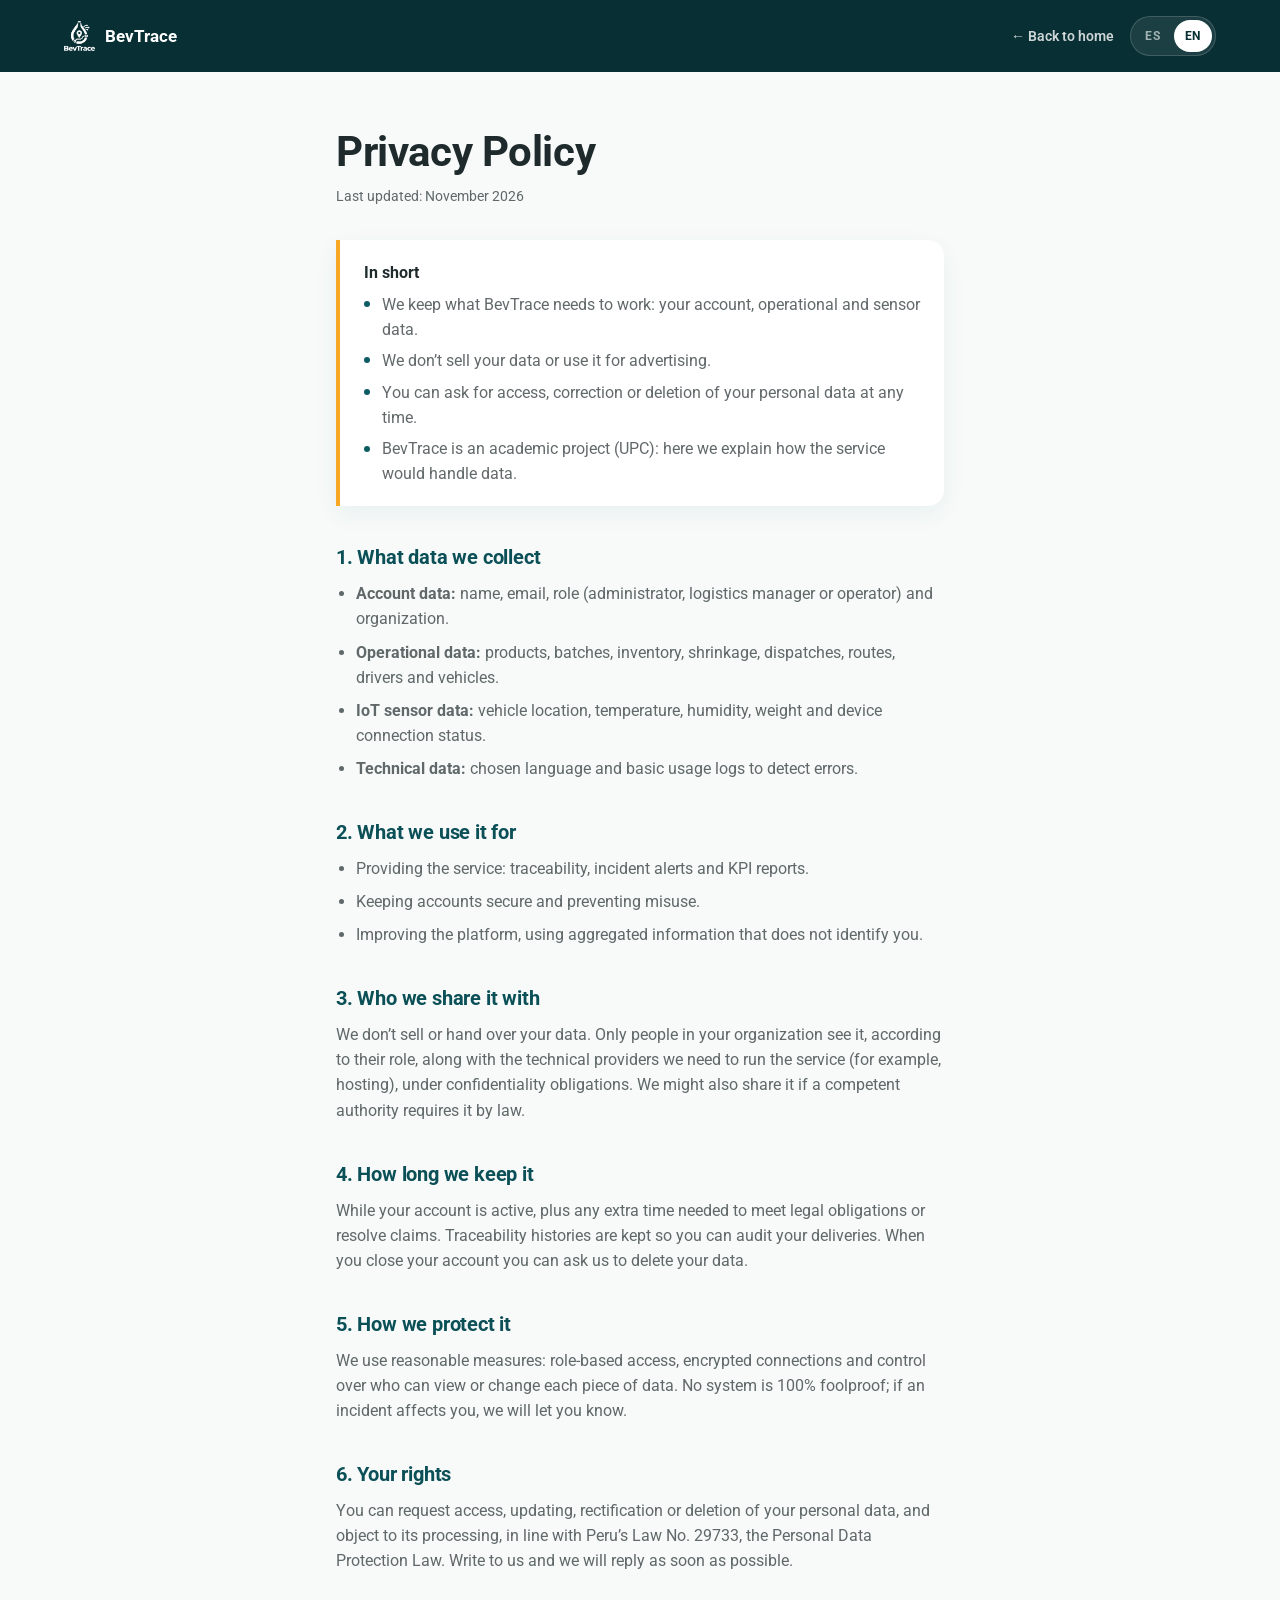
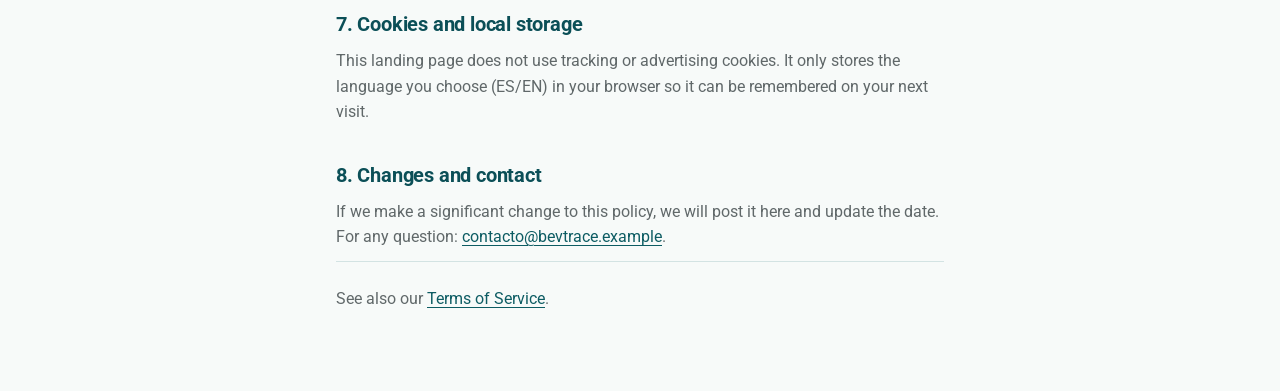
<file: legal/privacidad.html>
<!DOCTYPE html>
<html lang="en">
<head>
<meta charset="UTF-8" />
<meta name="viewport" content="width=device-width, initial-scale=1" />
<title data-es="Política de privacidad | BevTrace" data-en="Privacy Policy | BevTrace">Política de privacidad | BevTrace</title>
<link rel="icon" type="image/png" href="../assets/logos/logo-mark-white.png" />
<link rel="preconnect" href="https://fonts.googleapis.com">
<link rel="preconnect" href="https://fonts.gstatic.com" crossorigin>
<link href="https://fonts.googleapis.com/css2?family=Roboto:wght@400;500;600;700&family=Roboto+Mono:wght@400;500&display=swap" rel="stylesheet">
<link rel="stylesheet" href="../css/styles.css">
</head>
<body class="legal-body">

<header class="legal-header">
  <div class="legal-header__inner">
    <a class="site-header__brand" href="../index.html">
      <img src="../assets/logos/logo-mark-white.png" alt="" class="site-header__mark" />
      <span class="site-header__wordmark">BevTrace</span>
    </a>
    <div class="legal-header__right">
      <a class="legal-header__back" href="../index.html"><span data-lang="es">← Volver al inicio</span><span data-lang="en">← Back to home</span></a>
      <div class="lang-switch">
        <button type="button" class="lang-switch__option" data-lang-option="es">ES</button>
        <button type="button" class="lang-switch__option" data-lang-option="en">EN</button>
      </div>
    </div>
  </div>
</header>

<!-- ═════════ ESPAÑOL ═════════ -->
<main class="legal" data-lang="es">
  <h1>Política de privacidad</h1>
  <span class="legal__updated">Última actualización: noviembre de 2026</span>

  <div class="legal__summary">
    <strong>En resumen</strong>
    <ul>
      <li>Guardamos lo necesario para que BevTrace funcione: datos de tu cuenta, de tu operación y de tus sensores.</li>
      <li>No vendemos tus datos ni los usamos para publicidad.</li>
      <li>Puedes pedir acceso, corrección o eliminación de tus datos personales cuando quieras.</li>
      <li>BevTrace es un proyecto académico (UPC): aquí explicamos cómo trataría los datos el servicio.</li>
    </ul>
  </div>

  <h2>1. Qué datos recopilamos</h2>
  <ul class="legal__list">
    <li><strong>Datos de cuenta:</strong> nombre, correo, rol (administrador, jefe de logística u operario) y organización.</li>
    <li><strong>Datos de operación:</strong> productos, lotes, inventarios, mermas, despachos, rutas, choferes y vehículos.</li>
    <li><strong>Datos de sensores IoT:</strong> ubicación del vehículo, temperatura, humedad, peso y estado de conexión del dispositivo.</li>
    <li><strong>Datos técnicos:</strong> idioma elegido y registros básicos de uso para detectar errores.</li>
  </ul>

  <h2>2. Para qué los usamos</h2>
  <ul class="legal__list">
    <li>Prestar el servicio: trazabilidad, alertas de incidencias y reportes de KPIs.</li>
    <li>Mantener la seguridad de las cuentas y evitar usos indebidos.</li>
    <li>Mejorar la plataforma, usando información agregada que no te identifica.</li>
  </ul>

  <h2>3. Con quién los compartimos</h2>
  <p>No vendemos ni cedemos tus datos. Solo los ven las personas de tu organización según su rol, y los proveedores técnicos que necesitamos para operar el servicio (por ejemplo, alojamiento), bajo obligación de confidencialidad. También podríamos compartirlos si una autoridad competente lo exige por ley.</p>

  <h2>4. Cuánto tiempo los conservamos</h2>
  <p>Mientras tengas una cuenta activa, y el tiempo adicional necesario para cumplir obligaciones legales o resolver reclamos. Los historiales de trazabilidad se conservan para que puedas auditar tus entregas. Al cerrar tu cuenta puedes pedir que eliminemos tus datos.</p>

  <h2>5. Cómo los protegemos</h2>
  <p>Usamos medidas razonables: acceso por roles, conexiones cifradas y control de quién puede ver o modificar cada dato. Ningún sistema es 100% infalible; si ocurre un incidente que te afecte, te lo informaremos.</p>

  <h2>6. Tus derechos</h2>
  <p>Puedes solicitar acceso, actualización, rectificación o eliminación de tus datos personales, y oponerte a su tratamiento, de acuerdo con la Ley N.° 29733, Ley de Protección de Datos Personales del Perú. Escríbenos y respondemos lo antes posible.</p>

  <h2>7. Cookies y almacenamiento local</h2>
  <p>Esta landing no usa cookies de seguimiento ni de publicidad. Solo guarda en tu navegador el idioma que elijas (ES/EN) para recordarlo en tu próxima visita.</p>

  <h2>8. Cambios y contacto</h2>
  <p>Si cambiamos esta política de forma importante, lo publicaremos aquí y actualizaremos la fecha. Para cualquier consulta: <a href="mailto:contacto@bevtrace.example">contacto@bevtrace.example</a>.</p>

  <p class="legal__switch">Consulta también los <a href="terminos.html">Términos de servicio</a>.</p>
</main>

<!-- ═════════ ENGLISH ═════════ -->
<main class="legal" data-lang="en">
  <h1>Privacy Policy</h1>
  <span class="legal__updated">Last updated: November 2026</span>

  <div class="legal__summary">
    <strong>In short</strong>
    <ul>
      <li>We keep what BevTrace needs to work: your account, operational and sensor data.</li>
      <li>We don’t sell your data or use it for advertising.</li>
      <li>You can ask for access, correction or deletion of your personal data at any time.</li>
      <li>BevTrace is an academic project (UPC): here we explain how the service would handle data.</li>
    </ul>
  </div>

  <h2>1. What data we collect</h2>
  <ul class="legal__list">
    <li><strong>Account data:</strong> name, email, role (administrator, logistics manager or operator) and organization.</li>
    <li><strong>Operational data:</strong> products, batches, inventory, shrinkage, dispatches, routes, drivers and vehicles.</li>
    <li><strong>IoT sensor data:</strong> vehicle location, temperature, humidity, weight and device connection status.</li>
    <li><strong>Technical data:</strong> chosen language and basic usage logs to detect errors.</li>
  </ul>

  <h2>2. What we use it for</h2>
  <ul class="legal__list">
    <li>Providing the service: traceability, incident alerts and KPI reports.</li>
    <li>Keeping accounts secure and preventing misuse.</li>
    <li>Improving the platform, using aggregated information that does not identify you.</li>
  </ul>

  <h2>3. Who we share it with</h2>
  <p>We don’t sell or hand over your data. Only people in your organization see it, according to their role, along with the technical providers we need to run the service (for example, hosting), under confidentiality obligations. We might also share it if a competent authority requires it by law.</p>

  <h2>4. How long we keep it</h2>
  <p>While your account is active, plus any extra time needed to meet legal obligations or resolve claims. Traceability histories are kept so you can audit your deliveries. When you close your account you can ask us to delete your data.</p>

  <h2>5. How we protect it</h2>
  <p>We use reasonable measures: role-based access, encrypted connections and control over who can view or change each piece of data. No system is 100% foolproof; if an incident affects you, we will let you know.</p>

  <h2>6. Your rights</h2>
  <p>You can request access, updating, rectification or deletion of your personal data, and object to its processing, in line with Peru’s Law No. 29733, the Personal Data Protection Law. Write to us and we will reply as soon as possible.</p>

  <h2>7. Cookies and local storage</h2>
  <p>This landing page does not use tracking or advertising cookies. It only stores the language you choose (ES/EN) in your browser so it can be remembered on your next visit.</p>

  <h2>8. Changes and contact</h2>
  <p>If we make a significant change to this policy, we will post it here and update the date. For any question: <a href="mailto:contacto@bevtrace.example">contacto@bevtrace.example</a>.</p>

  <p class="legal__switch">See also our <a href="terminos.html">Terms of Service</a>.</p>
</main>

<script src="../js/legal.js"></script>
</body>
</html>
</file>
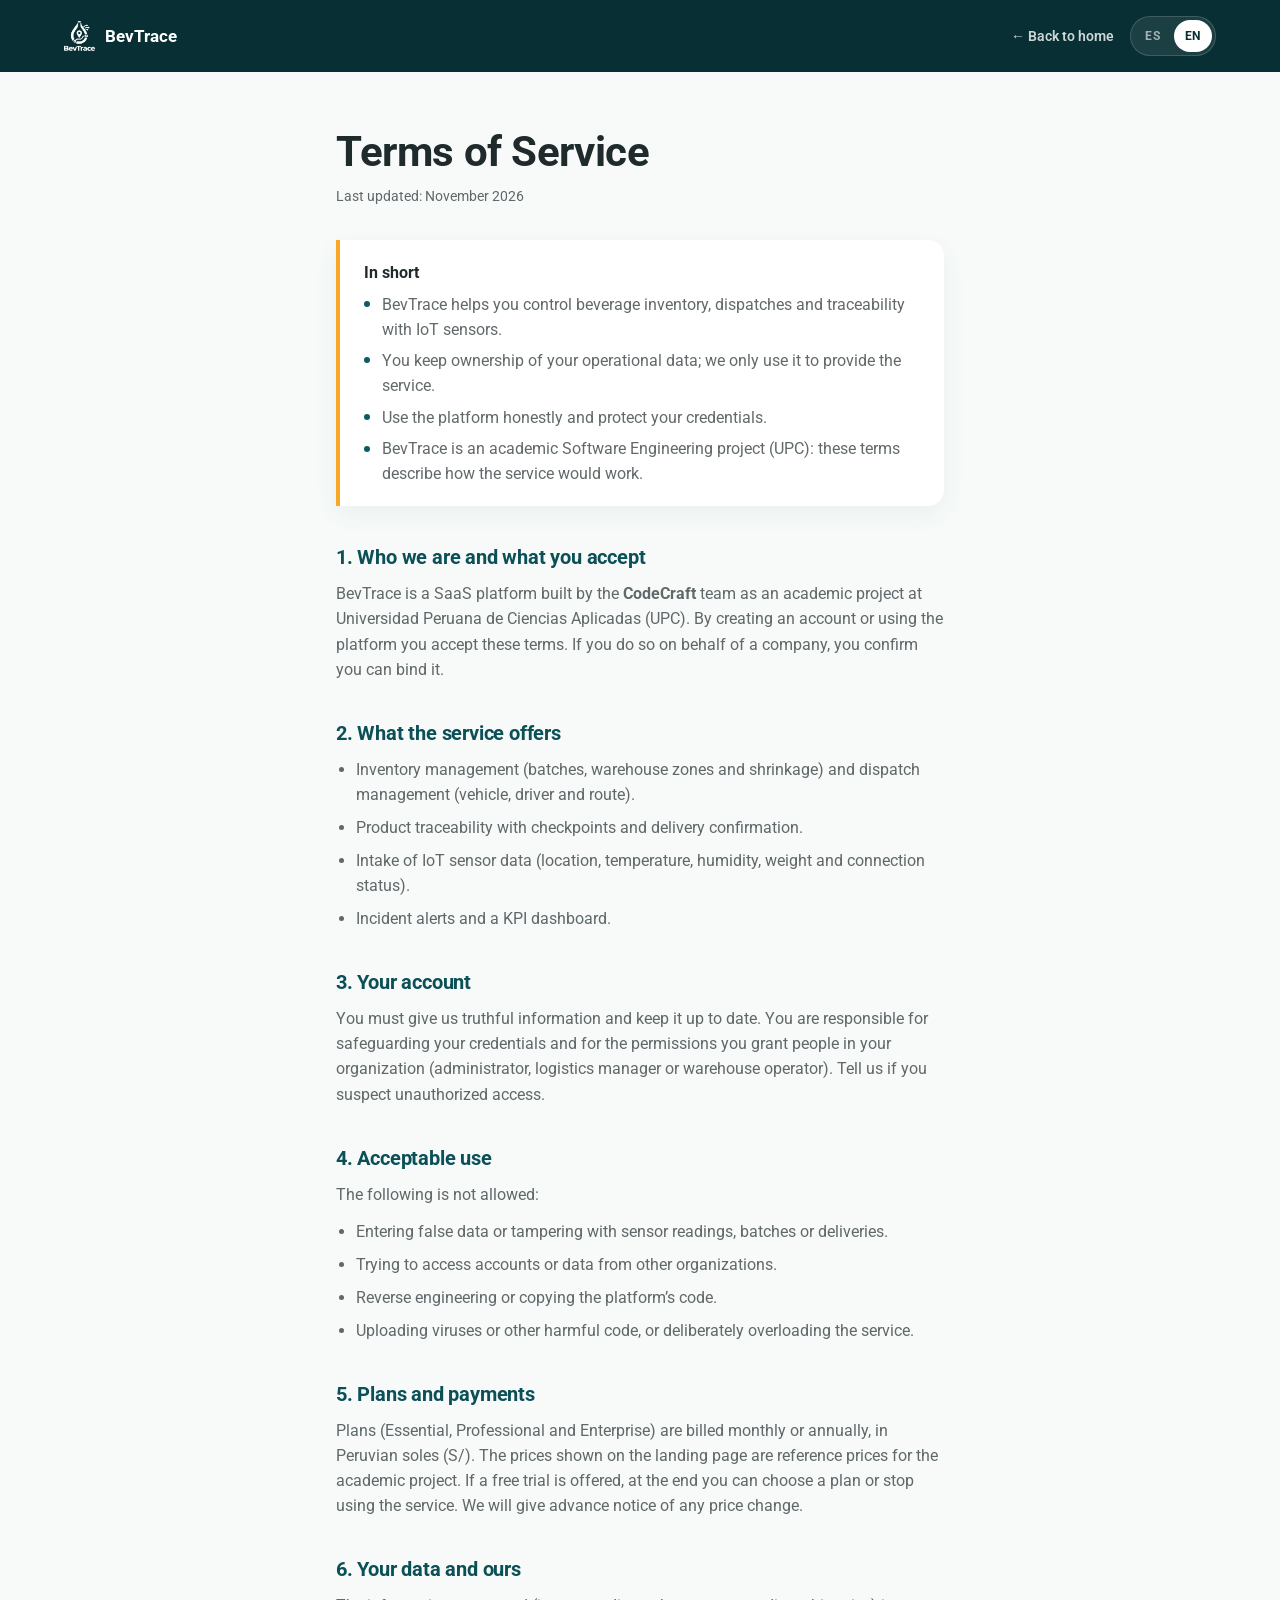
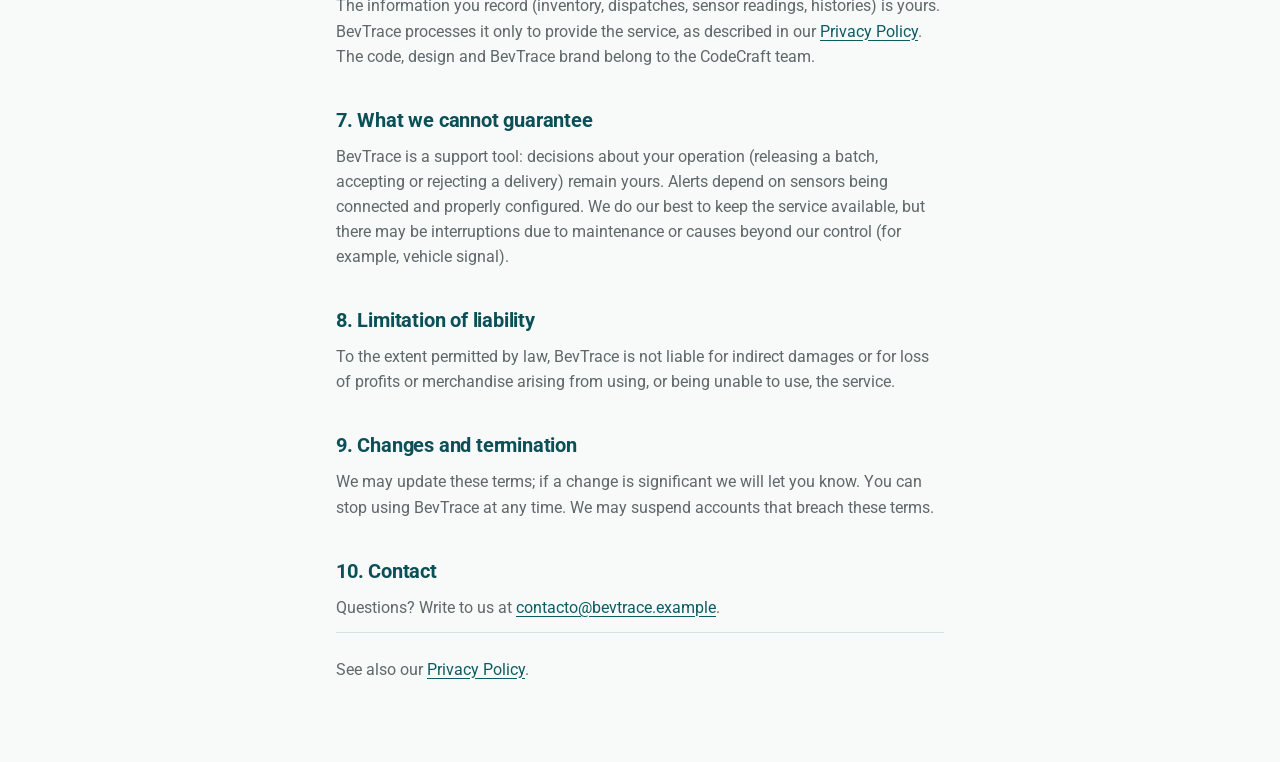
<file: legal/terminos.html>
<!DOCTYPE html>
<html lang="en">
<head>
<meta charset="UTF-8" />
<meta name="viewport" content="width=device-width, initial-scale=1" />
<title data-es="Términos de servicio | BevTrace" data-en="Terms of Service | BevTrace">Términos de servicio | BevTrace</title>
<link rel="icon" type="image/png" href="../assets/logos/logo-mark-white.png" />
<link rel="preconnect" href="https://fonts.googleapis.com">
<link rel="preconnect" href="https://fonts.gstatic.com" crossorigin>
<link href="https://fonts.googleapis.com/css2?family=Roboto:wght@400;500;600;700&family=Roboto+Mono:wght@400;500&display=swap" rel="stylesheet">
<link rel="stylesheet" href="../css/styles.css">
</head>
<body class="legal-body">

<header class="legal-header">
  <div class="legal-header__inner">
    <a class="site-header__brand" href="../index.html">
      <img src="../assets/logos/logo-mark-white.png" alt="" class="site-header__mark" />
      <span class="site-header__wordmark">BevTrace</span>
    </a>
    <div class="legal-header__right">
      <a class="legal-header__back" href="../index.html"><span data-lang="es">← Volver al inicio</span><span data-lang="en">← Back to home</span></a>
      <div class="lang-switch">
        <button type="button" class="lang-switch__option" data-lang-option="es">ES</button>
        <button type="button" class="lang-switch__option" data-lang-option="en">EN</button>
      </div>
    </div>
  </div>
</header>

<!-- ═════════ ESPAÑOL ═════════ -->
<main class="legal" data-lang="es">
  <h1>Términos de servicio</h1>
  <span class="legal__updated">Última actualización: noviembre de 2026</span>

  <div class="legal__summary">
    <strong>En resumen</strong>
    <ul>
      <li>BevTrace te ayuda a controlar inventario, despachos y trazabilidad de bebidas con sensores IoT.</li>
      <li>Tú sigues siendo dueño de tus datos operativos; nosotros los usamos solo para prestarte el servicio.</li>
      <li>Usa la plataforma de forma honesta y cuida tus credenciales.</li>
      <li>BevTrace es un proyecto académico de Ingeniería de Software (UPC): estos términos describen cómo funcionaría el servicio.</li>
    </ul>
  </div>

  <h2>1. Quiénes somos y qué aceptas</h2>
  <p>BevTrace es una plataforma SaaS desarrollada por el equipo <strong>CodeCraft</strong> como proyecto académico en la Universidad Peruana de Ciencias Aplicadas (UPC). Al crear una cuenta o usar la plataforma aceptas estos términos. Si lo haces en nombre de una empresa, confirmas que puedes comprometerla.</p>

  <h2>2. Qué ofrece el servicio</h2>
  <ul class="legal__list">
    <li>Gestión de inventarios (lotes, zonas de almacén y mermas) y de despachos (vehículo, chofer y ruta).</li>
    <li>Trazabilidad de productos con puntos de control y confirmación de entrega.</li>
    <li>Recepción de datos de sensores IoT (ubicación, temperatura, humedad, peso y estado de conexión).</li>
    <li>Alertas de incidencias y un dashboard de indicadores (KPIs).</li>
  </ul>

  <h2>3. Tu cuenta</h2>
  <p>Debes darnos información verdadera y mantenerla al día. Eres responsable de guardar tus credenciales y de los permisos que das a las personas de tu organización (administrador, jefe de logística u operario de almacén). Avísanos si sospechas un acceso no autorizado.</p>

  <h2>4. Uso aceptable</h2>
  <p>Queda prohibido:</p>
  <ul class="legal__list">
    <li>Registrar datos falsos o manipular lecturas de sensores, lotes o entregas.</li>
    <li>Intentar entrar a cuentas o datos de otras organizaciones.</li>
    <li>Hacer ingeniería inversa o copiar el código de la plataforma.</li>
    <li>Subir virus u otro código dañino, o sobrecargar el servicio a propósito.</li>
  </ul>

  <h2>5. Planes y pagos</h2>
  <p>Los planes (Essential, Professional y Enterprise) se cobran de forma mensual o anual, en soles (S/). Los precios mostrados en la landing son referenciales del proyecto académico. Si hay una prueba gratuita, al terminar puedes elegir un plan o dejar de usar el servicio. Avisaremos de cualquier cambio de precios con anticipación.</p>

  <h2>6. Tus datos y los nuestros</h2>
  <p>La información que registras (inventarios, despachos, lecturas de sensores, historiales) es tuya. BevTrace la procesa únicamente para prestarte el servicio, según nuestra <a href="privacidad.html">Política de privacidad</a>. El código, el diseño y la marca BevTrace pertenecen al equipo CodeCraft.</p>

  <h2>7. Qué no podemos garantizar</h2>
  <p>BevTrace es una herramienta de apoyo: las decisiones sobre tu operación (liberar un lote, aceptar o rechazar una entrega) siguen siendo tuyas. Las alertas dependen de que los sensores estén conectados y bien configurados. Hacemos lo posible por mantener el servicio disponible, pero puede haber interrupciones por mantenimiento o por causas fuera de nuestro control (por ejemplo, la señal del vehículo).</p>

  <h2>8. Limitación de responsabilidad</h2>
  <p>En la medida que permita la ley, BevTrace no responde por daños indirectos ni por pérdidas de ganancias o de mercadería derivadas del uso o de la imposibilidad de usar el servicio.</p>

  <h2>9. Cambios y terminación</h2>
  <p>Podemos actualizar estos términos; si el cambio es importante te avisaremos. Puedes dejar de usar BevTrace cuando quieras. Podemos suspender cuentas que incumplan estos términos.</p>

  <h2>10. Contacto</h2>
  <p>¿Dudas? Escríbenos a <a href="mailto:contacto@bevtrace.example">contacto@bevtrace.example</a>.</p>

  <p class="legal__switch">Consulta también la <a href="privacidad.html">Política de privacidad</a>.</p>
</main>

<!-- ═════════ ENGLISH ═════════ -->
<main class="legal" data-lang="en">
  <h1>Terms of Service</h1>
  <span class="legal__updated">Last updated: November 2026</span>

  <div class="legal__summary">
    <strong>In short</strong>
    <ul>
      <li>BevTrace helps you control beverage inventory, dispatches and traceability with IoT sensors.</li>
      <li>You keep ownership of your operational data; we only use it to provide the service.</li>
      <li>Use the platform honestly and protect your credentials.</li>
      <li>BevTrace is an academic Software Engineering project (UPC): these terms describe how the service would work.</li>
    </ul>
  </div>

  <h2>1. Who we are and what you accept</h2>
  <p>BevTrace is a SaaS platform built by the <strong>CodeCraft</strong> team as an academic project at Universidad Peruana de Ciencias Aplicadas (UPC). By creating an account or using the platform you accept these terms. If you do so on behalf of a company, you confirm you can bind it.</p>

  <h2>2. What the service offers</h2>
  <ul class="legal__list">
    <li>Inventory management (batches, warehouse zones and shrinkage) and dispatch management (vehicle, driver and route).</li>
    <li>Product traceability with checkpoints and delivery confirmation.</li>
    <li>Intake of IoT sensor data (location, temperature, humidity, weight and connection status).</li>
    <li>Incident alerts and a KPI dashboard.</li>
  </ul>

  <h2>3. Your account</h2>
  <p>You must give us truthful information and keep it up to date. You are responsible for safeguarding your credentials and for the permissions you grant people in your organization (administrator, logistics manager or warehouse operator). Tell us if you suspect unauthorized access.</p>

  <h2>4. Acceptable use</h2>
  <p>The following is not allowed:</p>
  <ul class="legal__list">
    <li>Entering false data or tampering with sensor readings, batches or deliveries.</li>
    <li>Trying to access accounts or data from other organizations.</li>
    <li>Reverse engineering or copying the platform’s code.</li>
    <li>Uploading viruses or other harmful code, or deliberately overloading the service.</li>
  </ul>

  <h2>5. Plans and payments</h2>
  <p>Plans (Essential, Professional and Enterprise) are billed monthly or annually, in Peruvian soles (S/). The prices shown on the landing page are reference prices for the academic project. If a free trial is offered, at the end you can choose a plan or stop using the service. We will give advance notice of any price change.</p>

  <h2>6. Your data and ours</h2>
  <p>The information you record (inventory, dispatches, sensor readings, histories) is yours. BevTrace processes it only to provide the service, as described in our <a href="privacidad.html">Privacy Policy</a>. The code, design and BevTrace brand belong to the CodeCraft team.</p>

  <h2>7. What we cannot guarantee</h2>
  <p>BevTrace is a support tool: decisions about your operation (releasing a batch, accepting or rejecting a delivery) remain yours. Alerts depend on sensors being connected and properly configured. We do our best to keep the service available, but there may be interruptions due to maintenance or causes beyond our control (for example, vehicle signal).</p>

  <h2>8. Limitation of liability</h2>
  <p>To the extent permitted by law, BevTrace is not liable for indirect damages or for loss of profits or merchandise arising from using, or being unable to use, the service.</p>

  <h2>9. Changes and termination</h2>
  <p>We may update these terms; if a change is significant we will let you know. You can stop using BevTrace at any time. We may suspend accounts that breach these terms.</p>

  <h2>10. Contact</h2>
  <p>Questions? Write to us at <a href="mailto:contacto@bevtrace.example">contacto@bevtrace.example</a>.</p>

  <p class="legal__switch">See also our <a href="privacidad.html">Privacy Policy</a>.</p>
</main>

<script src="../js/legal.js"></script>
</body>
</html>
</file>
<file: css/styles.css>
:root{
  --color-petrol:#0D5C63;
  --color-petrol-mid:#0F6870;
  --color-petrol-deep:#0B4F57;
  --color-petrol-ink:#082F34;
  --color-cyan:#00A8CC;
  --color-cyan-light:#7FE7F5;
  --color-ink:#1F2A2C;
  --color-ink-soft:rgba(31,42,44,0.70);
  --color-bg-alt:#EBEFF0;
  --color-bg-soft:#F7FAF9;
  --color-tint:#DCEBEB;
  --color-white:#FFFFFF;
  --color-warning:#F9A825;
  --color-error:#C62828;

  --petrol-soft:rgba(13,92,99,0.12);
  --cyan-soft:rgba(0,168,204,0.16);

  --gradient-dark:linear-gradient(160deg,#0B4F57 0%,#0F6870 62%,#0D5C63 100%);
  --gradient-warm:linear-gradient(120deg,#F9A825 0%,#F57F17 100%);

  --font-primary:'Roboto',-apple-system,'Segoe UI',Arial,sans-serif;
  --font-mono:'Roboto Mono',ui-monospace,Menlo,monospace;

  --fs-display:clamp(2.4rem,5vw,3.6rem);
  --fs-h2:clamp(1.7rem,2.8vw,2.25rem);
  --fs-meta:0.875rem;

  --layout-max-width:78rem;
  --space-layout-x:clamp(1.25rem,5vw,5rem);

  --radius-sm:8px;
  --radius-md:16px;
  --radius-lg:24px;
  --radius-pill:999px;

  --transition-fast:180ms cubic-bezier(.4,0,.2,1);
  --transition-normal:420ms cubic-bezier(.16,1,.3,1);

  --z-header:100;
  --z-drawer:200;
  --z-cursor:300;

  --glass-border:rgba(255,255,255,0.16);
}

*,*::before,*::after{ box-sizing:border-box; margin:0; padding:0; }
html{ scroll-behavior:smooth; }
img,video{ max-width:100%; display:block; }
a{ text-decoration:none; color:inherit; }
button{ font:inherit; background:none; border:none; cursor:pointer; color:inherit; }
ul,ol{ list-style:none; }
[hidden]{ display:none !important; }
body{ font-family:var(--font-primary); font-size:1rem; line-height:1.6; color:var(--color-ink); background:var(--color-white); overflow-x:hidden; }

h1,h2,h3,h4{ line-height:1.15; letter-spacing:-0.01em; font-weight:700; color:var(--color-ink); }
p{ color:var(--color-ink-soft); }

.container{ max-width:var(--layout-max-width); margin:0 auto; padding-inline:var(--space-layout-x); }

.eyebrow{ display:inline-flex; align-items:center; gap:0.5rem; font-size:var(--fs-meta); font-weight:600; color:var(--color-petrol); }
.eyebrow::before{ content:''; width:7px; height:7px; border-radius:50%; background:var(--color-petrol); }
.eyebrow--light{ color:var(--color-cyan-light); }
.eyebrow--light::before{ background:var(--color-cyan-light); }

.section-head{ max-width:60ch; }
.section-head--center{ margin-inline:auto; text-align:center; }
.section-head--center .eyebrow{ justify-content:center; }
.section-title{ margin-top:0.9rem; font-size:var(--fs-h2); }
.section-lede{ margin-top:1rem; }

.badge{ display:inline-flex; align-items:center; padding:0.3rem 0.75rem; border-radius:var(--radius-pill); font-size:0.75rem; font-weight:600; letter-spacing:0.02em; }
.badge--cyan{ background:var(--cyan-soft); color:#00728A; }
.badge--petrol{ background:var(--petrol-soft); color:var(--color-petrol); }
.badge--glass{ background:rgba(255,255,255,0.14); color:var(--color-white); }

.icon-bubble{ display:inline-flex; align-items:center; justify-content:center; width:48px; height:48px; border-radius:50%; background:var(--color-tint); color:var(--color-petrol); flex-shrink:0; }
.icon-bubble svg{ width:24px; height:24px; }
.icon-bubble--warn{ background:rgba(249,168,37,0.18); color:#9A6200; }

/* ───────── Botones: 1 principal (naranja) + 1 secundario por grupo ───────── */
.btn{
  display:inline-flex; align-items:center; justify-content:center; gap:0.6rem;
  min-height:52px; padding:0.8rem 1.75rem; border-radius:var(--radius-pill);
  font-size:0.95rem; font-weight:600; white-space:nowrap; line-height:1.2;
  transition:transform var(--transition-fast), box-shadow var(--transition-fast), background var(--transition-fast), color var(--transition-fast);
}
.btn:active{ transform:scale(0.97); }
.btn--sm{ min-height:42px; padding:0.55rem 1.25rem; font-size:0.875rem; }
.btn--block{ width:100%; }
.btn--primary{ background:var(--gradient-warm); color:#2A1A00; box-shadow:0 10px 28px rgba(249,168,37,0.32); }
.btn--primary:hover{ box-shadow:0 14px 34px rgba(249,168,37,0.45); }
.btn--ghost-light{ color:var(--color-white); border:1px solid rgba(255,255,255,0.4); }
.btn--ghost-light:hover{ background:rgba(255,255,255,0.12); }
.btn--ghost-dark{ color:var(--color-petrol); border:1px solid rgba(13,92,99,0.35); }
.btn--ghost-dark:hover{ background:var(--petrol-soft); }
.btn--teal{ background:var(--color-petrol); color:var(--color-white); }
.btn--teal:hover{ background:var(--color-petrol-deep); }
.btn--outline-teal{ color:var(--color-petrol); border:1px solid var(--color-petrol); background:var(--color-white); }
.btn--outline-teal:hover{ background:var(--color-petrol); color:var(--color-white); }

.cta-group{ display:flex; flex-wrap:wrap; align-items:center; gap:1rem; margin-top:2.25rem; }
.cta-group--center{ justify-content:center; }
.magnetic-target{ display:inline-flex; will-change:transform; }

[data-reveal]{ opacity:0; transform:translateY(26px); transition:opacity 900ms cubic-bezier(.16,1,.3,1), transform 900ms cubic-bezier(.16,1,.3,1); }
[data-reveal].is-visible{ opacity:1; transform:translateY(0); }

@media (hover:hover) and (pointer:fine){
  body.has-custom-cursor,body.has-custom-cursor a,body.has-custom-cursor button{ cursor:none; }
  .cursor-dot{ position:fixed; top:0; left:0; width:10px; height:10px; border-radius:50%; background:var(--color-cyan); pointer-events:none; z-index:var(--z-cursor); transform:translate(-50%,-50%); mix-blend-mode:difference; }
  .cursor-ring{ position:fixed; top:0; left:0; width:34px; height:34px; border-radius:50%; border:1.5px solid rgba(0,168,204,0.55); pointer-events:none; z-index:var(--z-cursor); transform:translate(-50%,-50%); transition:width 220ms ease, height 220ms ease, border-color 220ms ease, background 220ms ease; }
  .cursor-ring--active{ width:54px; height:54px; background:rgba(0,168,204,0.1); border-color:rgba(0,168,204,0.85); }
}
@media (hover:none),(pointer:coarse){ .cursor-dot,.cursor-ring{ display:none; } }

.liquid-glass{
  position:relative; overflow:hidden; isolation:isolate;
  border:1px solid rgba(255,255,255,0.14);
  background:linear-gradient(135deg, rgba(255,255,255,0.08), rgba(8,47,52,0.45));
  box-shadow:inset 0 1px 0 rgba(255,255,255,0.14), 0 8px 32px rgba(4,20,25,0.22);
  backdrop-filter:blur(16px) saturate(140%); -webkit-backdrop-filter:blur(16px) saturate(140%);
}
.liquid-glass::before{ content:''; position:absolute; inset:0; z-index:-1; background:radial-gradient(circle at var(--glass-x,50%) var(--glass-y,50%), rgba(255,255,255,0.22), transparent 42%); opacity:0; transition:opacity var(--transition-normal); }
.liquid-glass:hover::before{ opacity:1; }

/* ───────── Header ───────── */
.site-header{ position:fixed; top:0; left:0; right:0; z-index:var(--z-header); padding:1.1rem clamp(1rem,4vw,2.5rem); transition:padding var(--transition-normal), background var(--transition-normal), box-shadow var(--transition-normal); }
.site-header.is-scrolled{ padding:0.7rem clamp(1rem,4vw,2.5rem); background:rgba(8,47,52,0.82); backdrop-filter:blur(14px); -webkit-backdrop-filter:blur(14px); box-shadow:0 6px 24px rgba(4,20,25,0.18); }
.site-header__inner{ max-width:var(--layout-max-width); margin:0 auto; display:flex; align-items:center; justify-content:space-between; gap:1rem; }
.site-header__brand{ display:flex; align-items:center; gap:0.6rem; }
.site-header__mark{ height:30px; width:auto; }
.site-header__wordmark{ font-size:1.05rem; font-weight:700; color:var(--color-white); }
.site-header__nav{ display:flex; align-items:center; gap:0.15rem; padding:0.35rem; border-radius:var(--radius-pill); }
.site-header__link{ padding:0.5rem 0.95rem; border-radius:var(--radius-pill); font-size:0.875rem; font-weight:500; color:rgba(255,255,255,0.75); transition:color var(--transition-fast), background var(--transition-fast); white-space:nowrap; }
.site-header__link:hover,.site-header__link--active{ color:var(--color-white); background:rgba(255,255,255,0.16); }
.site-header__right{ display:flex; align-items:center; gap:0.75rem; }

.lang-switch{ display:flex; align-items:center; padding:0.2rem; border-radius:var(--radius-pill); gap:0.15rem; }
.lang-switch__option{ padding:0.4rem 0.7rem; border-radius:var(--radius-pill); font-size:0.75rem; font-weight:700; letter-spacing:0.03em; color:rgba(255,255,255,0.6); transition:background var(--transition-fast), color var(--transition-fast); }
.lang-switch__option.is-active{ background:var(--color-white); color:var(--color-petrol-ink); }
.lang-switch--drawer{ align-self:flex-start; background:rgba(255,255,255,0.08); border:1px solid rgba(255,255,255,0.16); }

.site-header__burger{ display:none; width:42px; height:42px; border-radius:50%; align-items:center; justify-content:center; flex-direction:column; gap:5px; }
.site-header__burger span{ width:16px; height:1.5px; background:var(--color-white); border-radius:2px; }

.drawer-backdrop{ position:fixed; inset:0; background:transparent; opacity:0; pointer-events:none; transition:opacity var(--transition-normal); z-index:var(--z-drawer); }
.drawer-backdrop.is-open{ opacity:1; pointer-events:auto; }
.drawer{ position:fixed; top:0; right:0; bottom:0; width:min(86vw,360px); background:transparent; z-index:calc(var(--z-drawer) + 1); padding:2rem 1.75rem; transform:translateX(100%); transition:transform var(--transition-normal); display:flex; flex-direction:column; gap:1.5rem; }
.drawer.is-open{ transform:translateX(0); }
.drawer__close{ align-self:flex-end; width:38px; height:38px; border-radius:50%; border:1px solid rgba(255,255,255,0.2); color:var(--color-white); font-size:1.25rem; }
.drawer__links{ display:flex; flex-direction:column; gap:1rem; }
.drawer__links a{ color:var(--color-white); font-size:1.35rem; font-weight:600; }
.drawer .btn{ margin-top:0.5rem; transition:opacity 250ms ease, transform 250ms ease, visibility 250ms; }
/* Arriba del todo el hero ya muestra "Probar BevTrace": el del menú aparece al bajar */
.drawer.is-at-top .btn{ opacity:0; visibility:hidden; transform:translateY(8px); pointer-events:none; }
/* Menú transparente: main.js marca con .is-on-light cada elemento que queda sobre un fondo claro */
.drawer__close,.drawer__links a,.lang-switch--drawer,.lang-switch--drawer .lang-switch__option{ transition:color 250ms ease, border-color 250ms ease, background 250ms ease, text-shadow 250ms ease; }
.drawer__links a{ text-shadow:0 0 2px rgba(4,20,25,0.9), 0 0 8px rgba(4,20,25,0.85), 0 0 18px rgba(4,20,25,0.7); }
.drawer__links a.is-on-light{ color:var(--color-petrol-ink); text-shadow:0 0 2px #FFFFFF, 0 0 8px #FFFFFF, 0 0 18px rgba(255,255,255,0.95); }
.site-header__burger{ transition:opacity 250ms ease; }
.site-header__burger[aria-expanded="true"]{ opacity:0; pointer-events:none; }
.drawer__close.is-on-light{ color:var(--color-petrol-ink); border-color:rgba(8,47,52,0.3); }
.lang-switch--drawer.is-on-light{ background:rgba(8,47,52,0.06); border-color:rgba(8,47,52,0.2); }
.lang-switch--drawer.is-on-light .lang-switch__option{ color:rgba(8,47,52,0.6); }
.lang-switch--drawer.is-on-light .lang-switch__option.is-active{ background:var(--color-petrol); color:var(--color-white); }

/* ───────── Hero ───────── */
.hero{ position:relative; min-height:100svh; display:flex; flex-direction:column; justify-content:center; padding:8rem var(--space-layout-x) 8rem; background:var(--gradient-dark); overflow:hidden; isolation:isolate; }
.hero__bg{ position:absolute; inset:-10%; z-index:-2; background:radial-gradient(38% 40% at 82% 18%, rgba(127,231,245,0.14), transparent 60%), radial-gradient(45% 45% at 12% 82%, rgba(8,47,52,0.55), transparent 60%); will-change:transform; }
.hero__mark{ position:absolute; right:-4%; bottom:-6%; width:min(46vw,620px); opacity:0.12; z-index:-1; will-change:transform; }
.hero__content{ max-width:760px; position:relative; z-index:2; }
.hero__title{ font-size:var(--fs-display); color:var(--color-white); margin-top:1rem; }
.hero__subtitle{ margin-top:1.5rem; max-width:54ch; font-size:1.08rem; color:rgba(255,255,255,0.82); }
.hero .cta-group{ margin-top:2.25rem; }
.hero__meta{ position:absolute; left:var(--space-layout-x); right:var(--space-layout-x); bottom:2.5rem; display:flex; align-items:center; justify-content:space-between; color:rgba(255,255,255,0.55); font-size:0.8rem; z-index:2; }
.hero__scroll-cue{ width:22px; height:34px; border-radius:12px; border:1px solid rgba(255,255,255,0.35); display:flex; justify-content:center; padding-top:6px; }
.hero__scroll-cue span{ width:3px; height:8px; border-radius:2px; background:rgba(255,255,255,0.8); animation:scroll-cue 1.8s ease infinite; }
@keyframes scroll-cue{ 0%{ transform:translateY(0); opacity:1; } 70%{ transform:translateY(10px); opacity:0; } 100%{ transform:translateY(0); opacity:0; } }

.marquee{ background:var(--color-bg-alt); border-bottom:1px solid rgba(13,92,99,0.12); padding:1.25rem 0; overflow:hidden; }
.marquee__track{ display:flex; width:max-content; animation:marquee-scroll 28s linear infinite; }
.marquee__group{ display:flex; align-items:center; gap:1.5rem; padding-right:1.5rem; white-space:nowrap; }
.marquee__group span{ font-size:clamp(1.1rem,2.2vw,1.6rem); font-weight:600; color:var(--color-petrol-deep); }
.marquee__dot{ width:8px; height:8px; border-radius:50%; background:var(--color-warning); flex-shrink:0; }
@keyframes marquee-scroll{ from{ transform:translateX(0); } to{ transform:translateX(-50%); } }

/* ───────── Problema ───────── */
.problem{ padding:6rem 0; background:var(--color-white); }
.pain-grid{ margin-top:3rem; display:grid; grid-template-columns:repeat(3,1fr); gap:1.5rem; }
.pain-card{ background:var(--color-bg-soft); border:1px solid rgba(13,92,99,0.1); border-radius:var(--radius-lg); padding:2rem; }
.pain-card h3{ margin-top:1.25rem; font-size:1.15rem; }
.pain-card p{ margin-top:0.6rem; font-size:0.95rem; }
.facts{ margin-top:1.5rem; display:grid; grid-template-columns:minmax(0,0.8fr) minmax(0,1.6fr); background:var(--gradient-dark); border-radius:var(--radius-lg); overflow:hidden; }
.facts__stat{ padding:2.25rem 2.25rem; display:flex; flex-direction:column; gap:0.5rem; border-right:1px solid rgba(255,255,255,0.16); }
.facts__stat strong{ font-family:var(--font-mono); font-size:clamp(2rem,3.4vw,2.7rem); color:var(--color-warning); line-height:1.1; }
.facts__stat span{ font-size:0.9rem; color:rgba(255,255,255,0.8); }
.facts__list{ display:grid; grid-template-columns:repeat(3,1fr); }
.facts__list > div{ padding:2.25rem 1.75rem; border-right:1px solid rgba(255,255,255,0.12); }
.facts__list > div:last-child{ border-right:none; }
.facts__list dt{ font-size:0.75rem; font-weight:700; letter-spacing:0.06em; text-transform:uppercase; color:var(--color-cyan-light); }
.facts__list dd{ margin-top:0.5rem; font-size:0.9rem; color:rgba(255,255,255,0.85); }

/* ───────── Solución + video ───────── */
.solution{ padding:6rem 0; background:var(--color-bg-alt); }
.solution__layout{ display:grid; grid-template-columns:1fr 1.05fr; gap:clamp(2rem,5vw,4.5rem); align-items:center; }
.steps{ margin-top:2.5rem; display:flex; flex-direction:column; gap:1.5rem; position:relative; }
.steps::before{ content:''; position:absolute; left:19px; top:20px; bottom:20px; width:2px; background:linear-gradient(180deg,var(--color-petrol),rgba(13,92,99,0.15)); }
.step{ display:flex; gap:1.25rem; position:relative; }
.step__num{ width:40px; height:40px; flex-shrink:0; border-radius:50%; background:var(--color-petrol); color:var(--color-white); display:flex; align-items:center; justify-content:center; font-family:var(--font-mono); font-weight:600; box-shadow:0 0 0 6px var(--color-bg-alt); position:relative; z-index:1; }
.step h3{ font-size:1.1rem; padding-top:0.35rem; }
.step p{ margin-top:0.25rem; font-size:0.95rem; max-width:44ch; }

/* ───────── Video slots ───────── */
.video-card{ display:flex; flex-direction:column; gap:1rem; }
.video-card figcaption{ display:flex; align-items:center; gap:0.75rem; flex-wrap:wrap; }
.video-card figcaption strong{ font-size:1rem; color:var(--color-ink); }
.video-card--dark figcaption strong{ color:var(--color-white); }
.video-slot{ position:relative; aspect-ratio:16/9; border-radius:var(--radius-lg); overflow:hidden; background:var(--color-petrol-deep); box-shadow:0 30px 60px rgba(8,47,52,0.25); isolation:isolate; }
.video-slot__cover{ position:absolute; inset:0; width:100%; height:100%; object-fit:cover; z-index:0; }
.video-slot__cover--team{ height:100%; }
.video-slot__cover--team{ display:flex; align-items:center; justify-content:center; gap:clamp(1rem,4vw,2.5rem); padding-bottom:1.5rem; background:radial-gradient(60% 80% at 50% 40%, #15808a 0%, #0B4F57 100%); }
.video-slot__cover--team img{ width:clamp(96px,22%,170px); height:auto; aspect-ratio:1/1; border-radius:50%; object-fit:cover; object-position:top center; border:3px solid rgba(255,255,255,0.35); }
.video-slot__shade{ position:absolute; inset:0; z-index:1; background:linear-gradient(135deg, rgba(8,47,52,0.78), rgba(13,92,99,0.45)); }
.video-slot__shade--soft{ background:linear-gradient(180deg, rgba(8,47,52,0.05), rgba(8,47,52,0.45)); }
.video-slot__play{ position:absolute; z-index:2; top:50%; left:50%; width:78px; height:78px; margin:-39px 0 0 -39px; border-radius:50%; background:var(--gradient-warm); color:#2A1A00; display:flex; align-items:center; justify-content:center; box-shadow:0 12px 32px rgba(0,0,0,0.35); transition:transform var(--transition-fast); }
.video-slot__play svg{ width:30px; height:30px; margin-left:3px; }
.video-slot__play:hover{ transform:scale(1.08); }
.video-slot__soon{ position:absolute; z-index:2; left:50%; bottom:1.25rem; transform:translateX(-50%); padding:0.35rem 0.9rem; border-radius:var(--radius-pill); background:rgba(255,255,255,0.16); border:1px solid rgba(255,255,255,0.28); color:var(--color-white); font-size:0.78rem; font-weight:600; backdrop-filter:blur(8px); white-space:nowrap; }
.video-slot.has-video .video-slot__soon{ display:none; }
.video-slot:not(.has-video) .video-slot__play{ opacity:0.85; cursor:default; }
.video-slot:not(.has-video) .video-slot__play:hover{ transform:none; }
.video-slot iframe,.video-slot video.video-slot__player{ position:absolute; inset:0; width:100%; height:100%; border:0; z-index:3; background:#000; }

/* ───────── Funciones ───────── */
.features{ padding:6rem 0; background:var(--color-white); }
.feature-grid{ margin-top:3.25rem; display:grid; grid-template-columns:repeat(3,1fr); gap:1.5rem; }
.feature-card{ position:relative; display:flex; flex-direction:column; background:var(--color-bg-soft); border:1px solid rgba(13,92,99,0.1); border-radius:var(--radius-lg); padding:2rem; transition:transform var(--transition-normal), box-shadow var(--transition-normal), border-color var(--transition-fast); }
.feature-card:hover{ transform:translateY(-6px); box-shadow:0 22px 44px rgba(13,92,99,0.12); border-color:rgba(13,92,99,0.3); }
.feature-card h3{ margin-top:1.25rem; font-size:1.12rem; }
.feature-card p{ margin-top:0.6rem; font-size:0.92rem; flex:1; }
.feature-card__tag{ margin-top:1.25rem; font-family:var(--font-mono); font-size:0.72rem; color:var(--color-petrol); }
.feature-card--core{ background:var(--gradient-dark); border-color:transparent; }
.feature-card--core h3{ color:var(--color-white); }
.feature-card--core p{ color:rgba(255,255,255,0.8); }
.feature-card--core .icon-bubble{ background:rgba(255,255,255,0.16); color:var(--color-cyan-light); }
.feature-card--core .feature-card__tag{ color:var(--color-cyan-light); }
.feature-card__ribbon{ position:absolute; top:1.5rem; right:1.5rem; font-size:0.68rem; font-weight:700; letter-spacing:0.04em; color:var(--color-warning); }

/* ───────── Segmentos ───────── */
.segments{ padding:6rem 0 6.5rem; background:var(--color-bg-alt); }
.segments-pager{ margin-top:2.5rem; }
.segments-pager__viewport{ overflow:hidden; border-radius:var(--radius-lg); background:var(--color-white); box-shadow:0 30px 60px rgba(13,92,99,0.1); }
.segments-pager__track{ position:relative; height:440px; }
.segments-pager__slide{ position:absolute; inset:0; display:grid; grid-template-columns:1fr 1fr; align-items:center; gap:2rem; padding:clamp(2rem,5vw,4rem); opacity:0; transform:translateY(40px); pointer-events:none; transition:opacity 520ms cubic-bezier(.16,1,.3,1), transform 520ms cubic-bezier(.16,1,.3,1); }
.segments-pager__slide.is-active{ opacity:1; transform:translateY(0); pointer-events:auto; }
.segments-pager__text h3{ margin-top:1rem; font-size:1.55rem; }
.segments-pager__profile{ margin-top:0.75rem; font-size:0.85rem; font-family:var(--font-mono); color:var(--color-petrol); }
.segments-pager__text ul{ margin-top:1.5rem; display:flex; flex-direction:column; gap:0.85rem; }
.segments-pager__text li{ font-size:0.92rem; color:var(--color-ink-soft); padding-left:1.2rem; position:relative; }
.segments-pager__text li::before{ content:''; position:absolute; left:0; top:0.55em; width:6px; height:6px; border-radius:50%; background:var(--color-petrol); opacity:0.5; }
.segments-pager__media{ display:flex; align-items:center; justify-content:center; }
.segments-pager__media svg{ width:min(100%,260px); height:auto; }
.segments-pager__controls{ display:flex; align-items:center; justify-content:center; gap:1.5rem; margin-top:1.75rem; }
.segments-pager__arrow{ width:44px; height:44px; border-radius:50%; border:1px solid rgba(13,92,99,0.25); display:flex; align-items:center; justify-content:center; color:var(--color-petrol); transition:background var(--transition-fast), color var(--transition-fast); }
.segments-pager__arrow svg{ width:18px; height:18px; }
.segments-pager__arrow:hover{ background:var(--color-petrol); color:var(--color-white); }
.segments-pager__count{ font-family:var(--font-mono); font-weight:700; color:var(--color-petrol-deep); font-variant-numeric:tabular-nums; }

/* ───────── Resultados ───────── */
.outcomes{ position:relative; min-height:480px; display:flex; align-items:center; overflow:hidden; isolation:isolate; }
.outcomes__video{ position:absolute; inset:0; width:100%; height:100%; object-fit:cover; z-index:-2; }
.outcomes__overlay{ position:absolute; inset:0; z-index:-1; background:linear-gradient(120deg, rgba(8,47,52,0.93) 0%, rgba(13,92,99,0.75) 55%, rgba(13,92,99,0.4) 100%); }
.outcomes__content{ width:100%; padding-block:5rem; }
.outcomes__metrics{ margin-top:1.75rem; display:flex; flex-direction:column; gap:1.4rem; max-width:640px; }
.outcomes__metric{ display:flex; align-items:baseline; gap:1.25rem; }
.outcomes__metric strong{ font-family:var(--font-mono); font-size:2.1rem; color:var(--color-warning); min-width:4.5ch; }
.outcomes__metric span{ font-size:0.98rem; color:rgba(255,255,255,0.88); }
.outcomes__hypothesis{ margin-top:2.25rem; padding-top:1.5rem; max-width:640px; border-top:1px solid rgba(255,255,255,0.22); font-size:0.9rem; color:rgba(255,255,255,0.72); }

/* ───────── Planes ───────── */
.plans{ padding:6rem 0; background:var(--color-bg-soft); }
.plans__head{ display:flex; align-items:flex-end; justify-content:space-between; gap:2rem; flex-wrap:wrap; }
.billing-toggle{ display:inline-flex; border:1px solid rgba(13,92,99,0.25); border-radius:var(--radius-pill); overflow:hidden; background:var(--color-white); }
.billing-toggle__btn{ padding:0.65rem 1.25rem; font-size:0.875rem; font-weight:600; color:var(--color-ink-soft); transition:background var(--transition-fast), color var(--transition-fast); }
.billing-toggle__btn.is-active{ background:var(--color-petrol); color:var(--color-white); }
.plan-grid{ margin-top:2.5rem; display:grid; grid-template-columns:repeat(3,1fr); gap:1.5rem; align-items:stretch; }
.plan-card{ position:relative; display:flex; flex-direction:column; background:var(--color-white); border:1px solid rgba(13,92,99,0.14); border-radius:var(--radius-lg); padding:2rem; }
.plan-card--featured{ border:2px solid var(--color-petrol); box-shadow:0 24px 50px rgba(13,92,99,0.16); }
.plan-card__flag{ position:absolute; top:-13px; left:1.75rem; padding:0.25rem 0.8rem; border-radius:var(--radius-sm); background:var(--color-petrol); color:var(--color-white); font-size:0.68rem; font-weight:700; letter-spacing:0.05em; text-transform:uppercase; }
.plan-card h3{ font-size:1.3rem; }
.plan-card__price{ margin-top:0.75rem; display:flex; align-items:baseline; gap:0.4rem; min-height:2.6rem; }
.plan-card__price strong{ font-size:2rem; line-height:1.2; color:var(--color-ink); }
.plan-card__price > span{ font-size:0.9rem; color:var(--color-ink-soft); }
.plan-card__billed{ margin-top:0.15rem; font-size:0.78rem; color:var(--color-petrol); font-weight:600; }
.plan-card__desc{ margin-top:0.85rem; font-size:0.92rem; min-height:3.9em; }
.plan-card__list{ margin:1.5rem 0 2rem; display:flex; flex-direction:column; gap:0.7rem; flex:1; }
.plan-card__list li{ position:relative; padding-left:1.7rem; font-size:0.92rem; color:var(--color-ink); }
.plan-card__list li::before{ content:''; position:absolute; left:0; top:0.4em; width:12px; height:7px; border-left:2px solid var(--color-petrol); border-bottom:2px solid var(--color-petrol); transform:rotate(-45deg); }
.plans__note{ margin-top:1.5rem; text-align:center; font-size:0.8rem; }

/* ───────── Equipo ───────── */
.team{ padding:6rem 0; background:var(--gradient-dark); }
.team .section-title{ color:var(--color-white); }
.team .section-lede{ color:rgba(255,255,255,0.72); }
.team__layout{ margin-top:3rem; display:grid; grid-template-columns:1.35fr 1fr; gap:clamp(1.5rem,4vw,3rem); align-items:center; }
.team__members{ display:flex; flex-direction:column; gap:1.25rem; }
.team-card{ display:flex; gap:1.25rem; align-items:center; background:rgba(255,255,255,0.08); border:1px solid rgba(255,255,255,0.16); border-radius:var(--radius-md); padding:1.25rem; transition:transform var(--transition-fast), background var(--transition-fast); }
.team-card:hover{ transform:translateY(-4px); background:rgba(255,255,255,0.12); }
.team-card__photo{ width:96px; height:96px; flex-shrink:0; border-radius:50%; object-fit:cover; object-position:top center; border:2px solid rgba(255,255,255,0.3); }
.team-card__info h3{ font-size:1rem; line-height:1.3; color:var(--color-white); }
.team-card__role{ display:block; margin-top:0.2rem; font-size:0.78rem; font-weight:600; color:var(--color-cyan-light); }
.team-card__info p{ margin-top:0.5rem; font-size:0.85rem; line-height:1.5; color:rgba(255,255,255,0.72); }

/* ───────── Cierre ───────── */
.final-cta{ padding:6.5rem 0; background:var(--color-white); text-align:center; }
.final-cta__inner{ max-width:700px; }
.final-cta h2{ font-size:var(--fs-h2); }
.final-cta p{ margin-top:1.25rem; }
.final-cta__logo{ display:inline-flex; margin-bottom:2rem; padding:1.1rem; border-radius:var(--radius-lg); background:var(--gradient-dark); box-shadow:0 18px 40px rgba(13,92,99,0.25); }
.final-cta__logo img{ width:96px; height:auto; }

/* ───────── Footer ───────── */
.site-footer{ background:var(--color-petrol-ink); color:rgba(255,255,255,0.85); padding:4rem 0 0; }
.site-footer__grid{ display:grid; grid-template-columns:1.5fr 1fr 1fr 1.1fr 1.3fr; gap:2.5rem; padding-bottom:3rem; }
.site-footer__brand{ display:inline-flex; align-items:center; gap:0.6rem; margin-bottom:1rem; }
.site-footer__mark{ height:26px; width:auto; }
.site-footer__wordmark{ font-size:1.05rem; font-weight:700; color:var(--color-white); }
.site-footer__col p{ color:rgba(255,255,255,0.62); font-size:0.875rem; max-width:34ch; }
.site-footer__col-title{ display:block; font-size:0.75rem; font-weight:700; letter-spacing:0.06em; text-transform:uppercase; color:rgba(255,255,255,0.45); margin-bottom:0.25rem; }
.site-footer__links{ display:flex; flex-direction:column; gap:0.7rem; }
.site-footer__links a{ font-size:0.9rem; color:rgba(255,255,255,0.8); transition:color var(--transition-fast); }
.site-footer__links a:hover{ color:var(--color-white); text-decoration:underline; text-underline-offset:3px; }
.site-footer__bottom::before{ content:''; position:absolute; top:0; left:var(--space-layout-x); right:var(--space-layout-x); height:1px; background:rgba(255,255,255,0.12); }
.site-footer__note{ font-size:0.8rem; color:rgba(255,255,255,0.45); }
.site-footer__bottom{ position:relative; padding-block:1.5rem; font-size:0.8rem; color:rgba(255,255,255,0.5); }

/* ───────── Páginas legales ───────── */
.legal-body{ background:var(--color-bg-soft); }
.legal-header{ background:var(--color-petrol-ink); padding:1rem var(--space-layout-x); }
.legal-header__inner{ max-width:var(--layout-max-width); margin:0 auto; display:flex; align-items:center; justify-content:space-between; gap:1rem; }
.legal-header__back{ font-size:0.875rem; font-weight:600; color:rgba(255,255,255,0.8); }
.legal-header__back:hover{ color:var(--color-white); }
.legal-header__right{ display:flex; align-items:center; gap:1rem; }
.legal-header .lang-switch{ background:rgba(255,255,255,0.08); border:1px solid rgba(255,255,255,0.16); }
.legal{ max-width:46rem; margin:0 auto; padding:3.5rem var(--space-layout-x) 5rem; }
.legal h1{ font-size:clamp(2rem,4vw,2.6rem); }
.legal__updated{ display:block; margin-top:0.6rem; font-size:0.85rem; color:var(--color-ink-soft); }
.legal__summary{ margin-top:2rem; padding:1.25rem 1.5rem; border-left:4px solid var(--color-warning); background:var(--color-white); border-radius:0 var(--radius-md) var(--radius-md) 0; box-shadow:0 8px 24px rgba(13,92,99,0.06); }
.legal__summary strong{ display:block; margin-bottom:0.4rem; color:var(--color-ink); }
.legal__summary ul{ display:flex; flex-direction:column; gap:0.4rem; }
.legal__summary li{ position:relative; padding-left:1.1rem; font-size:0.92rem; color:var(--color-ink-soft); }
.legal__summary li::before{ content:''; position:absolute; left:0; top:0.6em; width:6px; height:6px; border-radius:50%; background:var(--color-petrol); }
.legal h2{ margin-top:2.5rem; font-size:1.25rem; color:var(--color-petrol-deep); }
.legal p,.legal li{ font-size:0.98rem; color:var(--color-ink-soft); }
.legal p{ margin-top:0.75rem; }
.legal ul.legal__list{ margin-top:0.75rem; display:flex; flex-direction:column; gap:0.5rem; padding-left:1.25rem; list-style:disc; }
.legal a{ color:var(--color-petrol); text-decoration:underline; text-underline-offset:3px; }
.legal__switch{ margin-top:3rem; padding-top:1.5rem; border-top:1px solid rgba(13,92,99,0.15); font-size:0.92rem; }
html[lang="es"] [data-lang="en"],html[lang="en"] [data-lang="es"]{ display:none !important; }

/* ───────── Responsive ───────── */
@media (max-width:1100px){
  .site-header__nav,.site-header__right{ display:none; }
  .site-header__burger{ display:flex; }
  .feature-grid{ grid-template-columns:repeat(2,1fr); }
  .team__layout{ grid-template-columns:1fr; }
}
@media (max-width:900px){
  .pain-grid{ grid-template-columns:1fr; }
  .facts{ grid-template-columns:1fr; }
  .facts__stat{ border-right:none; border-bottom:1px solid rgba(255,255,255,0.16); }
  .solution__layout{ grid-template-columns:1fr; }
  .plan-grid{ grid-template-columns:1fr; max-width:480px; margin-inline:auto; }
  .plan-card__desc{ min-height:0; }
  .plans__head{ align-items:flex-start; }
  .segments-pager__slide{ grid-template-columns:1fr; align-content:center; }
  .segments-pager__media{ order:-1; }
  .segments-pager__media svg{ width:min(50%,170px); }
  .segments-pager__track{ height:620px; }
  .site-footer__grid{ grid-template-columns:1fr 1fr; row-gap:2.25rem; }
  .site-footer__col--brand{ grid-column:1/-1; }
}
@media (max-width:700px){
  .hero{ padding-top:7rem; }
  .hero__meta{ flex-direction:column; align-items:flex-start; gap:1rem; }
  .hero__scroll-cue{ display:none; }
  .feature-grid{ grid-template-columns:1fr; }
  .facts__list{ grid-template-columns:1fr; }
  .facts__list > div{ border-right:none; border-bottom:1px solid rgba(255,255,255,0.12); padding:1.5rem 1.75rem; }
  .facts__list > div:last-child{ border-bottom:none; }
  .outcomes__metric{ flex-direction:column; gap:0.2rem; }
  .segments-pager__track{ height:700px; }
  .segments-pager__slide{ padding:1.75rem; }
  .team-card{ flex-direction:column; text-align:center; }
  .site-footer__grid{ grid-template-columns:1fr; }
  .video-slot__play{ width:64px; height:64px; margin:-32px 0 0 -32px; }
}
@media (max-width:520px){
  .hero__title{ font-size:2.1rem; }
  .cta-group .magnetic-target,.cta-group .btn{ width:100%; }
}
@media (prefers-reduced-motion:reduce){
  html{ scroll-behavior:auto; }
  .marquee__track,.hero__scroll-cue span{ animation:none; }
  [data-reveal]{ opacity:1; transform:none; transition:none; }
}
</file>
